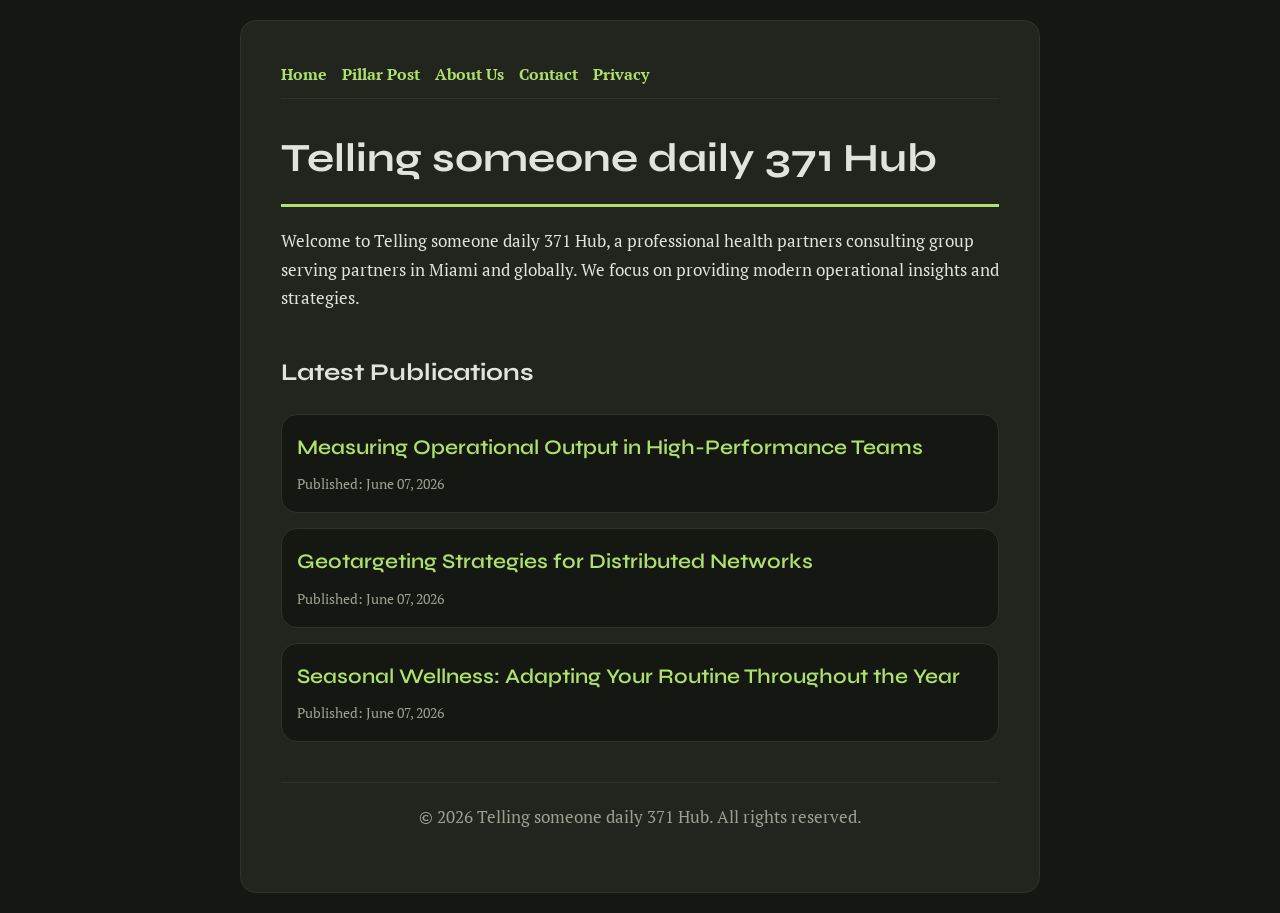
<file: index.html>
<!DOCTYPE html>
<html lang="en">
<head>
    <meta charset="UTF-8">
    <meta name="viewport" content="width=device-width, initial-scale=1.0">
    <title>Telling someone daily 371 Hub | Health Partners - Miami</title>
    <meta name="description" content="Welcome to Telling someone daily 371 Hub, a professional health partners consulting group serving partners in Miami and globally. We focus on providing modern operational insights and strategies.">
    <meta name="geo.region" content="US-FL" />
    <meta name="geo.placename" content="Miami" />
    <meta name="geo.position" content="25.7617;-80.1918" />
    <meta name="ICBM" content="25.7617, -80.1918" />
    <link rel="stylesheet" href="style.css">
    <script type="application/ld+json">
{
  "@context": "https://schema.org",
  "@type": "LocalBusiness",
  "name": "Telling someone daily 371 Hub",
  "url": "https://telling-someone-daily-371.github.io",
  "telephone": "+1-305-555-0177",
  "address": {
    "@type": "PostalAddress",
    "addressLocality": "Miami",
    "addressRegion": "FL",
    "postalCode": "33130",
    "addressCountry": "US"
  },
  "geo": {
    "@type": "GeoCoordinates",
    "latitude": 25.7617,
    "longitude": -80.1918
  }
}
</script>
</head>
<body>
    
        <div class="container" style="max-width: 800px;">
            <nav style="display: flex; gap: 15px; margin-bottom: 25px; border-bottom: 1px solid var(--border-color); padding-bottom: 10px; overflow-x: auto; flex-wrap: wrap;">
            <a href="index.html">Home</a>
            <a href="measuring-operational-output-in-high-performance-teams.html">Pillar Post</a>
            <a href="about.html">About Us</a>
            <a href="contact.html">Contact</a>
            <a href="privacy.html">Privacy</a>
        </nav>
            <h1>Telling someone daily 371 Hub</h1>
            <p>Welcome to Telling someone daily 371 Hub, a professional health partners consulting group serving partners in Miami and globally. We focus on providing modern operational insights and strategies.</p>
            <h2 style="margin-top: 40px;">Latest Publications</h2>
            <ul style="list-style-type: none; padding-left: 0;">
                <li style="background: var(--bg-color); padding: 15px; border-radius: var(--border-radius); border: 1px solid var(--border-color); margin-bottom: 15px;">
                <h3 style="margin-bottom: 5px; font-size: 1.3rem;"><a href="measuring-operational-output-in-high-performance-teams.html">Measuring Operational Output in High-Performance Teams</a></h3>
                <span style="font-size:0.85rem; color: var(--muted-text)">Published: June 07, 2026</span>
            </li>
<li style="background: var(--bg-color); padding: 15px; border-radius: var(--border-radius); border: 1px solid var(--border-color); margin-bottom: 15px;">
                <h3 style="margin-bottom: 5px; font-size: 1.3rem;"><a href="geotargeting-strategies-for-distributed-networks.html">Geotargeting Strategies for Distributed Networks</a></h3>
                <span style="font-size:0.85rem; color: var(--muted-text)">Published: June 07, 2026</span>
            </li>
<li style="background: var(--bg-color); padding: 15px; border-radius: var(--border-radius); border: 1px solid var(--border-color); margin-bottom: 15px;">
                <h3 style="margin-bottom: 5px; font-size: 1.3rem;"><a href="seasonal-wellness-adapting-your-routine-throughout-the-year.html">Seasonal Wellness: Adapting Your Routine Throughout the Year</a></h3>
                <span style="font-size:0.85rem; color: var(--muted-text)">Published: June 07, 2026</span>
            </li>

            </ul>
            <footer>
                <p>&copy; 2026 Telling someone daily 371 Hub. All rights reserved.</p>
            </footer>
        </div>
        
</body>
</html>
</file>
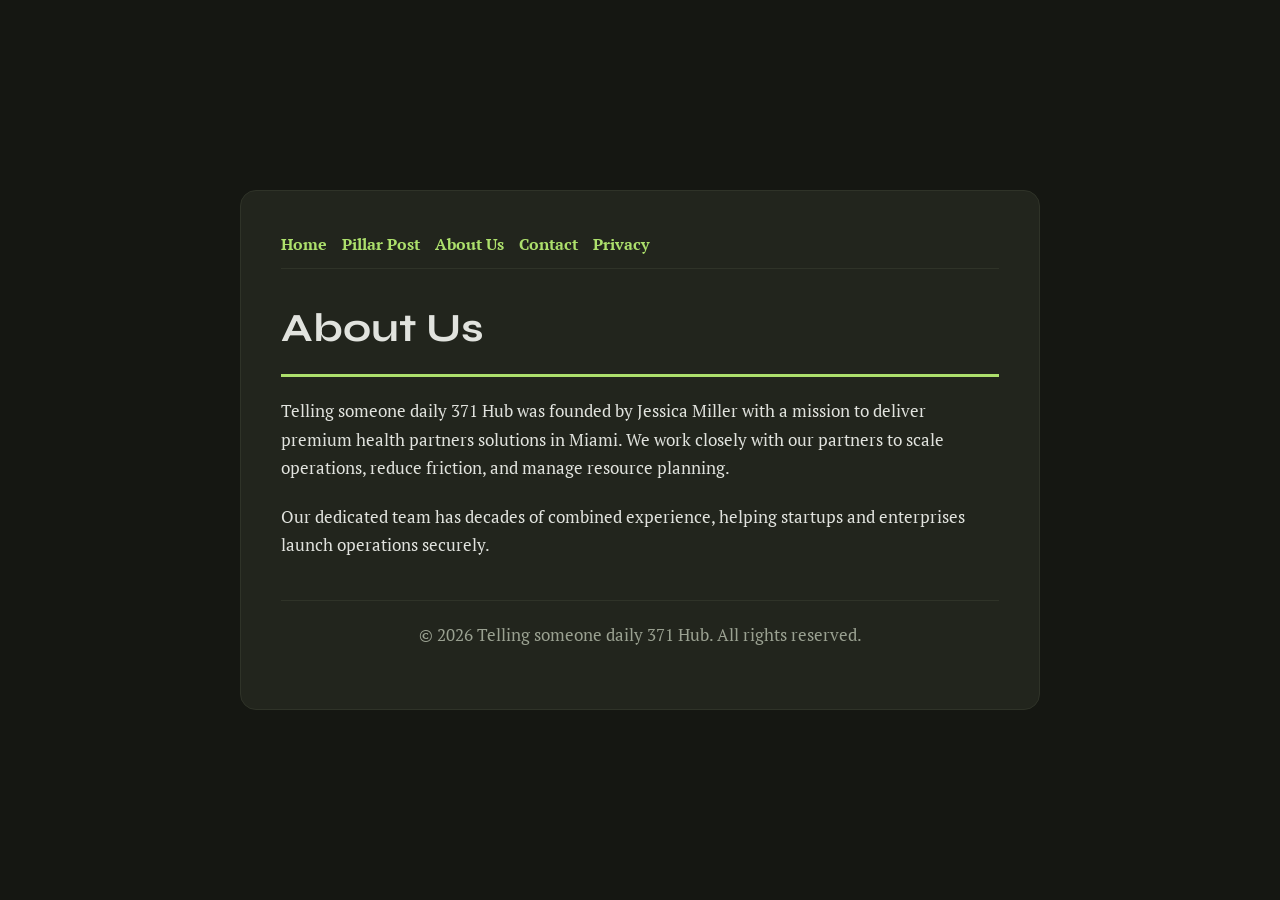
<file: about.html>
<!DOCTYPE html>
<html lang="en">
<head>
    <meta charset="UTF-8">
    <meta name="viewport" content="width=device-width, initial-scale=1.0">
    <title>About Us | Telling someone daily 371 Hub</title>
    <meta name="description" content="Telling someone daily 371 Hub was founded by Jessica Miller with a mission to deliver premium health partners solutions in Miami. We work closely with our partners to scale operations, reduce friction, and manage resource planning.">
    <meta name="geo.region" content="US-FL" />
    <meta name="geo.placename" content="Miami" />
    <meta name="geo.position" content="25.7617;-80.1918" />
    <meta name="ICBM" content="25.7617, -80.1918" />
    <link rel="stylesheet" href="style.css">
</head>
<body>
    
        <div class="container" style="max-width: 800px;">
            <nav style="display: flex; gap: 15px; margin-bottom: 25px; border-bottom: 1px solid var(--border-color); padding-bottom: 10px; overflow-x: auto; flex-wrap: wrap;">
            <a href="index.html">Home</a>
            <a href="measuring-operational-output-in-high-performance-teams.html">Pillar Post</a>
            <a href="about.html">About Us</a>
            <a href="contact.html">Contact</a>
            <a href="privacy.html">Privacy</a>
        </nav>
            <h1>About Us</h1>
            <p>Telling someone daily 371 Hub was founded by Jessica Miller with a mission to deliver premium health partners solutions in Miami. We work closely with our partners to scale operations, reduce friction, and manage resource planning.</p>
            <p>Our dedicated team has decades of combined experience, helping startups and enterprises launch operations securely.</p>
            <footer>
                <p>&copy; 2026 Telling someone daily 371 Hub. All rights reserved.</p>
            </footer>
        </div>
        
</body>
</html>
</file>
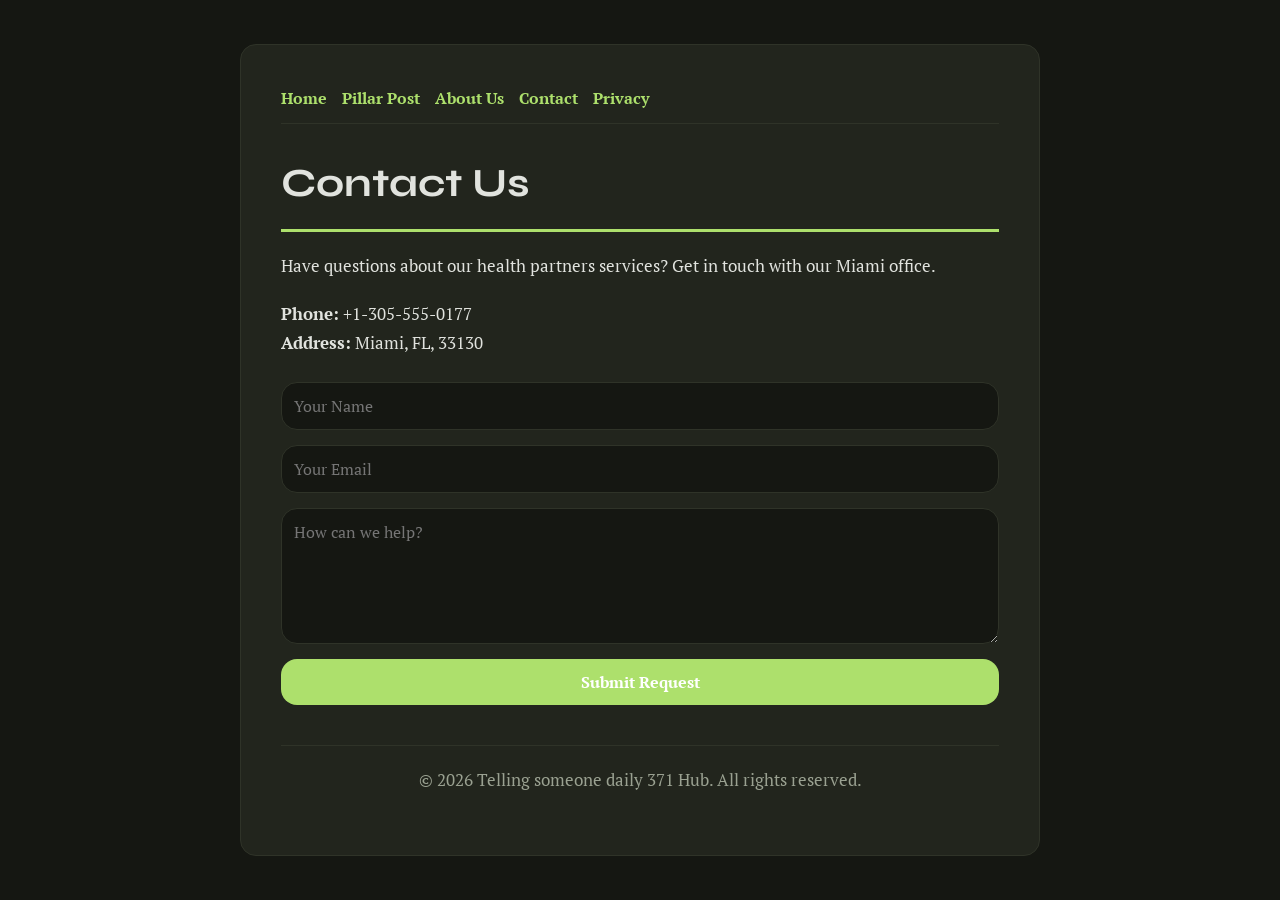
<file: contact.html>
<!DOCTYPE html>
<html lang="en">
<head>
    <meta charset="UTF-8">
    <meta name="viewport" content="width=device-width, initial-scale=1.0">
    <title>Contact Us | Telling someone daily 371 Hub</title>
    <meta name="description" content="Have questions about our health partners services? Get in touch with our Miami office.">
    <meta name="geo.region" content="US-FL" />
    <meta name="geo.placename" content="Miami" />
    <meta name="geo.position" content="25.7617;-80.1918" />
    <meta name="ICBM" content="25.7617, -80.1918" />
    <link rel="stylesheet" href="style.css">
</head>
<body>
    
        <div class="container" style="max-width: 800px;">
            <nav style="display: flex; gap: 15px; margin-bottom: 25px; border-bottom: 1px solid var(--border-color); padding-bottom: 10px; overflow-x: auto; flex-wrap: wrap;">
            <a href="index.html">Home</a>
            <a href="measuring-operational-output-in-high-performance-teams.html">Pillar Post</a>
            <a href="about.html">About Us</a>
            <a href="contact.html">Contact</a>
            <a href="privacy.html">Privacy</a>
        </nav>
            <h1>Contact Us</h1>
            <p>Have questions about our health partners services? Get in touch with our Miami office.</p>
            <p><strong>Phone:</strong> +1-305-555-0177<br><strong>Address:</strong> Miami, FL, 33130</p>
            <form action="https://formspree.io/f/placeholder" method="POST">
                <input type="text" name="name" placeholder="Your Name" required>
                <input type="email" name="email" placeholder="Your Email" required>
                <textarea name="message" placeholder="How can we help?" rows="5" required></textarea>
                <button type="submit">Submit Request</button>
            </form>
            <footer>
                <p>&copy; 2026 Telling someone daily 371 Hub. All rights reserved.</p>
            </footer>
        </div>
        
</body>
</html>
</file>
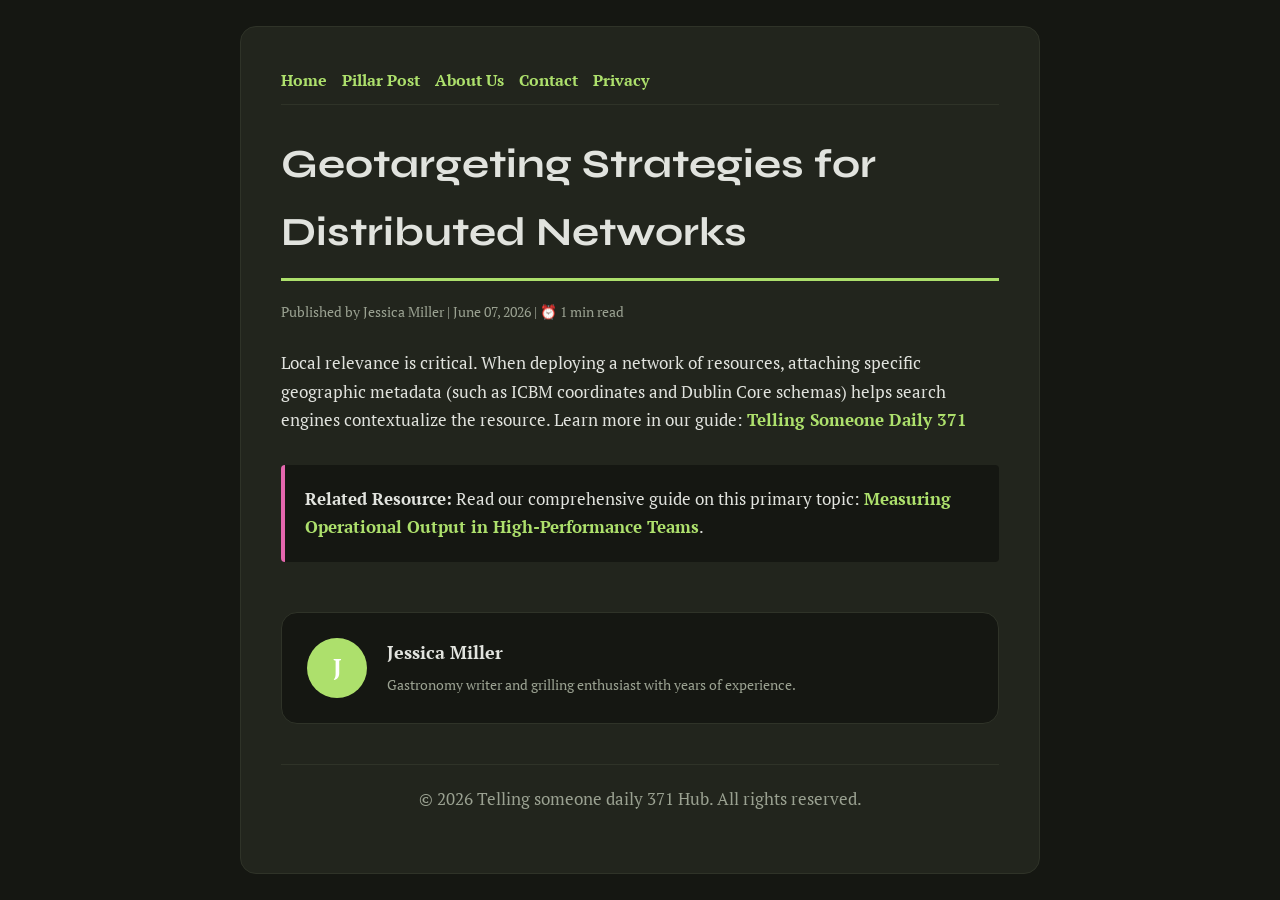
<file: geotargeting-strategies-for-distributed-networks.html>
<!DOCTYPE html>
<html lang="en">
<head>
    <meta charset="UTF-8">
    <meta name="viewport" content="width=device-width, initial-scale=1.0">
    <title>Geotargeting Strategies for Distributed Networks - Telling someone daily 371 Hub</title>
    <meta name="description" content="Geotargeting Strategies for Distributed Networks">
    <meta name="geo.region" content="US-FL" />
    <meta name="geo.placename" content="Miami" />
    <meta name="geo.position" content="25.7617;-80.1918" />
    <meta name="ICBM" content="25.7617, -80.1918" />
    <link rel="stylesheet" href="style.css">
</head>
<body>
    
            <div class="container" style="max-width: 800px;">
                <nav style="display: flex; gap: 15px; margin-bottom: 25px; border-bottom: 1px solid var(--border-color); padding-bottom: 10px; overflow-x: auto; flex-wrap: wrap;">
            <a href="index.html">Home</a>
            <a href="measuring-operational-output-in-high-performance-teams.html">Pillar Post</a>
            <a href="about.html">About Us</a>
            <a href="contact.html">Contact</a>
            <a href="privacy.html">Privacy</a>
        </nav>
                <h1>Geotargeting Strategies for Distributed Networks</h1>
                <div style="font-size:0.85rem; color: var(--muted-text); margin-bottom: 25px;">
                    Published by Jessica Miller | June 07, 2026 | ⏰ 1 min read
                </div>
                <article style="margin-top: 20px;">
                    <p>Local relevance is critical. When deploying a network of resources, attaching specific geographic metadata (such as ICBM coordinates and Dublin Core schemas) helps search engines contextualize the resource. Learn more in our guide: <a href="https://telling-someone-tips-834.pages.dev/effective-project-management-and-operational-efficiency.html">Telling Someone Daily 371</a></p>
                    <div class="link-resource" style="margin-top: 30px; padding: 20px; border-left: 4px solid var(--accent-color); background: var(--bg-color); border-radius: 4px;"><p style="margin: 0;"><strong>Related Resource:</strong> Read our comprehensive guide on this primary topic: <a href="measuring-operational-output-in-high-performance-teams.html">Measuring Operational Output in High-Performance Teams</a>.</p></div>
                </article>
                
            <div class="author-box" style="margin-top: 50px; padding: 25px; background: var(--bg-color); border: 1px solid var(--border-color); border-radius: var(--border-radius); display: flex; gap: 20px; align-items: center;">
                <div style="width: 60px; height: 60px; border-radius: 50%; background: var(--primary-color); display: flex; align-items: center; justify-content: center; color: white; font-weight: bold; font-size: 1.5rem;">J</div>
                <div>
                    <h4 style="margin-bottom: 5px; font-weight: bold; font-size: 1.1rem;">Jessica Miller</h4>
                    <p style="margin: 0; font-size: 0.9rem; color: var(--muted-text);">Gastronomy writer and grilling enthusiast with years of experience.</p>
                </div>
            </div>
            
                <footer>
                    <p>&copy; 2026 Telling someone daily 371 Hub. All rights reserved.</p>
                </footer>
            </div>
            
</body>
</html>
</file>
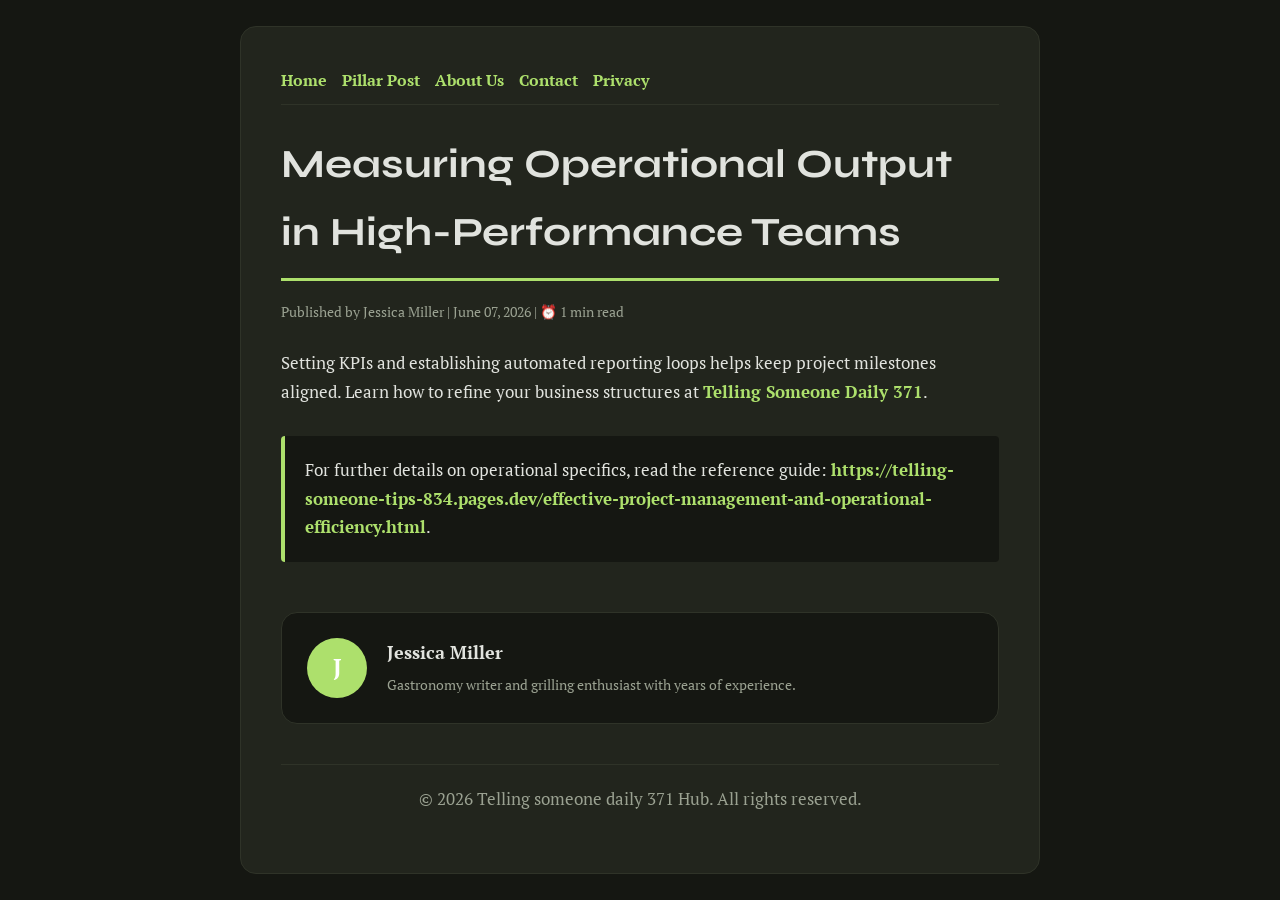
<file: measuring-operational-output-in-high-performance-teams.html>
<!DOCTYPE html>
<html lang="en">
<head>
    <meta charset="UTF-8">
    <meta name="viewport" content="width=device-width, initial-scale=1.0">
    <title>Measuring Operational Output in High-Performance Teams - Telling someone daily 371 Hub</title>
    <meta name="description" content="Measuring Operational Output in High-Performance Teams">
    <meta name="geo.region" content="US-FL" />
    <meta name="geo.placename" content="Miami" />
    <meta name="geo.position" content="25.7617;-80.1918" />
    <meta name="ICBM" content="25.7617, -80.1918" />
    <link rel="stylesheet" href="style.css">
</head>
<body>
    
            <div class="container" style="max-width: 800px;">
                <nav style="display: flex; gap: 15px; margin-bottom: 25px; border-bottom: 1px solid var(--border-color); padding-bottom: 10px; overflow-x: auto; flex-wrap: wrap;">
            <a href="index.html">Home</a>
            <a href="measuring-operational-output-in-high-performance-teams.html">Pillar Post</a>
            <a href="about.html">About Us</a>
            <a href="contact.html">Contact</a>
            <a href="privacy.html">Privacy</a>
        </nav>
                <h1>Measuring Operational Output in High-Performance Teams</h1>
                <div style="font-size:0.85rem; color: var(--muted-text); margin-bottom: 25px;">
                    Published by Jessica Miller | June 07, 2026 | ⏰ 1 min read
                </div>
                <article style="margin-top: 20px;">
                    <p>Setting KPIs and establishing automated reporting loops helps keep project milestones aligned. Learn how to refine your business structures at <a href="https://telling-someone-tips-834.pages.dev/effective-project-management-and-operational-efficiency.html">Telling Someone Daily 371</a>.</p>
                    <div class="link-resource" style="margin-top: 30px; padding: 20px; border-left: 4px solid var(--primary-color); background: var(--bg-color); border-radius: 4px;"><p style="margin: 0;">For further details on operational specifics, read the reference guide: <strong><a href="https://telling-someone-tips-834.pages.dev/effective-project-management-and-operational-efficiency.html">https://telling-someone-tips-834.pages.dev/effective-project-management-and-operational-efficiency.html</a></strong>.</p></div>
                </article>
                
            <div class="author-box" style="margin-top: 50px; padding: 25px; background: var(--bg-color); border: 1px solid var(--border-color); border-radius: var(--border-radius); display: flex; gap: 20px; align-items: center;">
                <div style="width: 60px; height: 60px; border-radius: 50%; background: var(--primary-color); display: flex; align-items: center; justify-content: center; color: white; font-weight: bold; font-size: 1.5rem;">J</div>
                <div>
                    <h4 style="margin-bottom: 5px; font-weight: bold; font-size: 1.1rem;">Jessica Miller</h4>
                    <p style="margin: 0; font-size: 0.9rem; color: var(--muted-text);">Gastronomy writer and grilling enthusiast with years of experience.</p>
                </div>
            </div>
            
                <footer>
                    <p>&copy; 2026 Telling someone daily 371 Hub. All rights reserved.</p>
                </footer>
            </div>
            
</body>
</html>
</file>
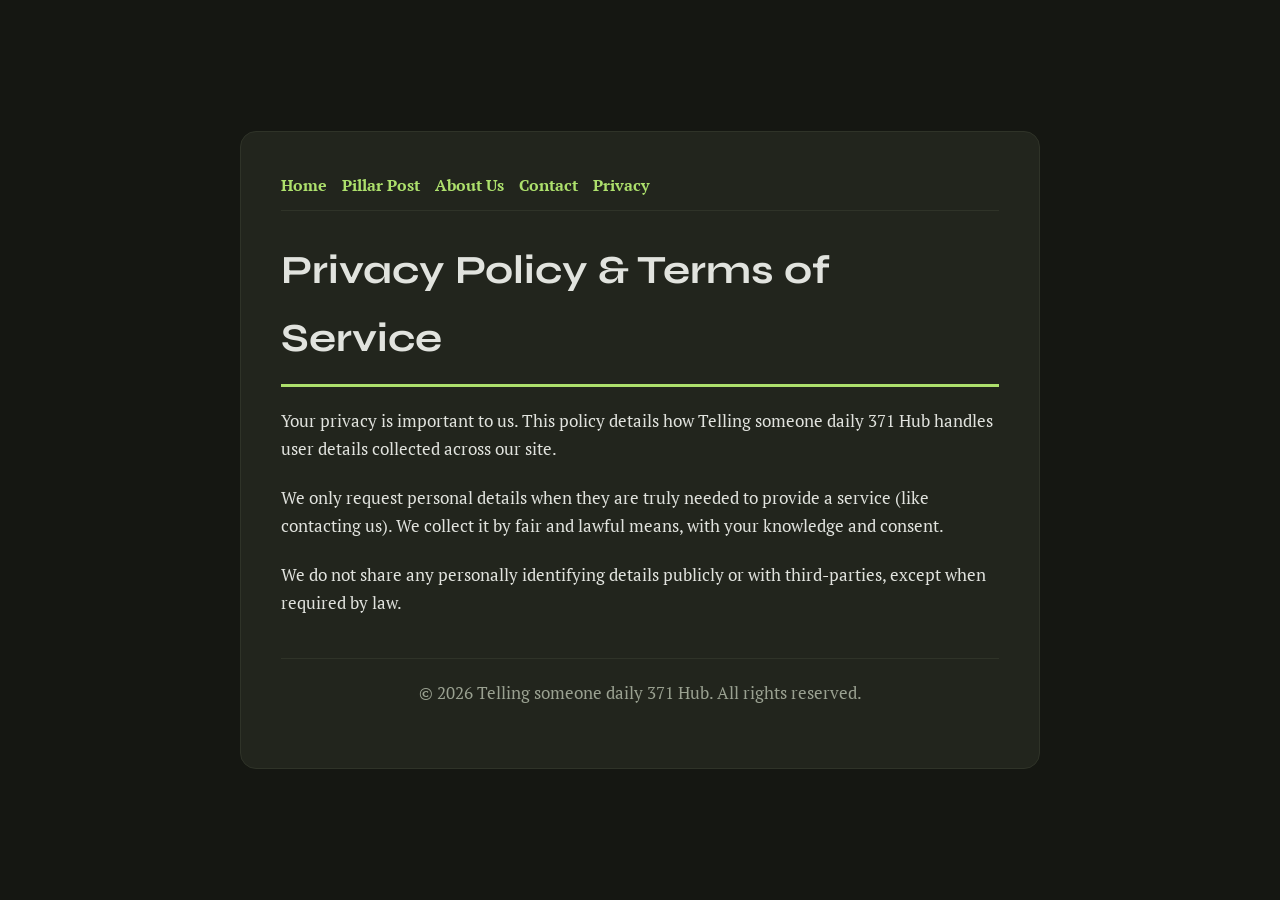
<file: privacy.html>
<!DOCTYPE html>
<html lang="en">
<head>
    <meta charset="UTF-8">
    <meta name="viewport" content="width=device-width, initial-scale=1.0">
    <title>Privacy Policy & Terms of Service - Telling someone daily 371 Hub</title>
    <meta name="description" content="Your privacy is important to us. This policy details how Telling someone daily 371 Hub handles user details collected across our site.">
    <meta name="geo.region" content="US-FL" />
    <meta name="geo.placename" content="Miami" />
    <meta name="geo.position" content="25.7617;-80.1918" />
    <meta name="ICBM" content="25.7617, -80.1918" />
    <link rel="stylesheet" href="style.css">
</head>
<body>
    
        <div class="container" style="max-width: 800px;">
            <nav style="display: flex; gap: 15px; margin-bottom: 25px; border-bottom: 1px solid var(--border-color); padding-bottom: 10px; overflow-x: auto; flex-wrap: wrap;">
            <a href="index.html">Home</a>
            <a href="measuring-operational-output-in-high-performance-teams.html">Pillar Post</a>
            <a href="about.html">About Us</a>
            <a href="contact.html">Contact</a>
            <a href="privacy.html">Privacy</a>
        </nav>
            <h1>Privacy Policy & Terms of Service</h1>
            <p>Your privacy is important to us. This policy details how Telling someone daily 371 Hub handles user details collected across our site.</p>
            <p>We only request personal details when they are truly needed to provide a service (like contacting us). We collect it by fair and lawful means, with your knowledge and consent.</p>
            <p>We do not share any personally identifying details publicly or with third-parties, except when required by law.</p>
            <footer>
                <p>&copy; 2026 Telling someone daily 371 Hub. All rights reserved.</p>
            </footer>
        </div>
        
</body>
</html>
</file>
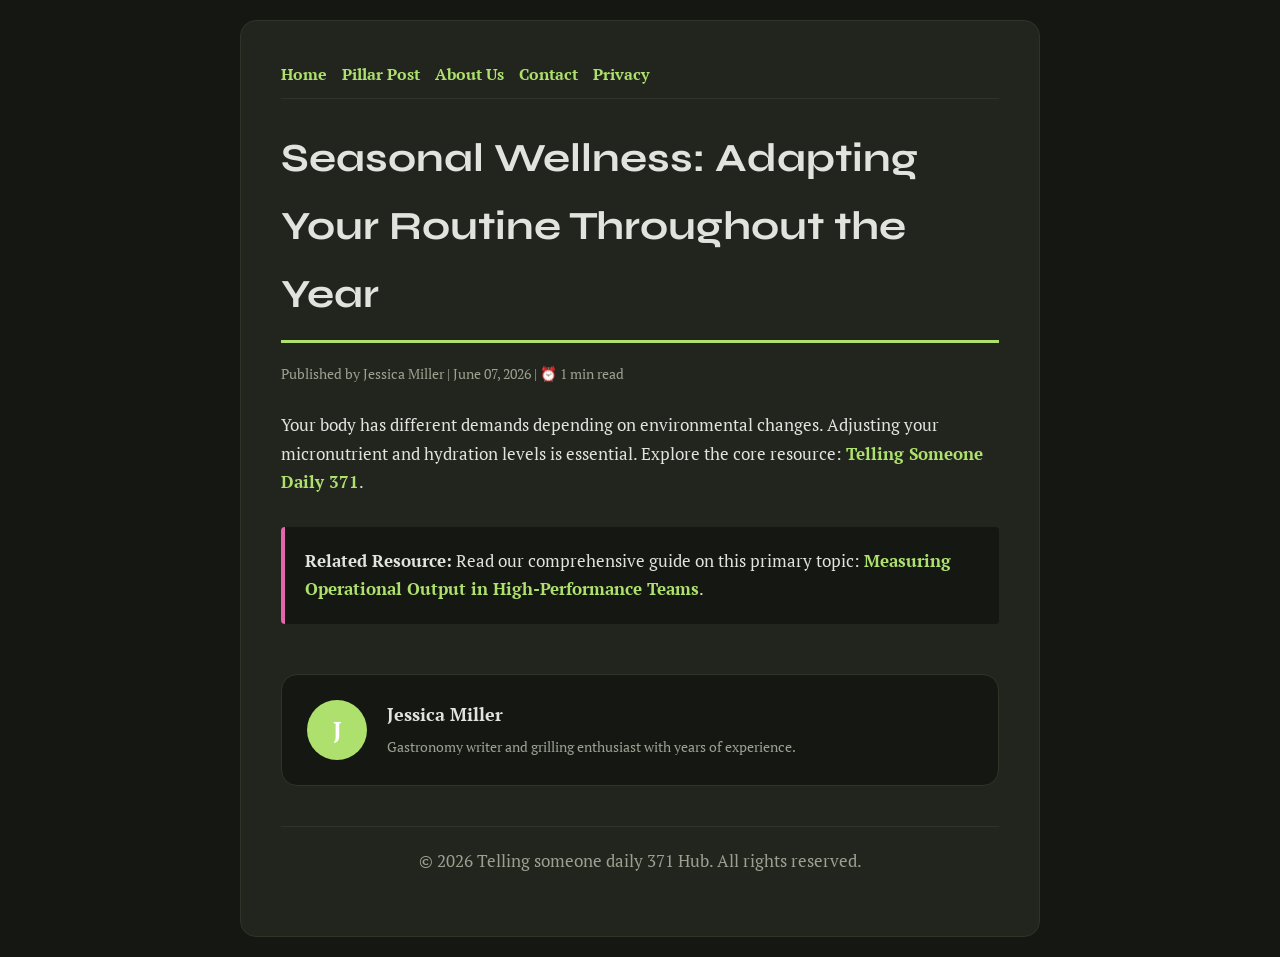
<file: seasonal-wellness-adapting-your-routine-throughout-the-year.html>
<!DOCTYPE html>
<html lang="en">
<head>
    <meta charset="UTF-8">
    <meta name="viewport" content="width=device-width, initial-scale=1.0">
    <title>Seasonal Wellness: Adapting Your Routine Throughout the Year - Telling someone daily 371 Hub</title>
    <meta name="description" content="Seasonal Wellness: Adapting Your Routine Throughout the Year">
    <meta name="geo.region" content="US-FL" />
    <meta name="geo.placename" content="Miami" />
    <meta name="geo.position" content="25.7617;-80.1918" />
    <meta name="ICBM" content="25.7617, -80.1918" />
    <link rel="stylesheet" href="style.css">
</head>
<body>
    
            <div class="container" style="max-width: 800px;">
                <nav style="display: flex; gap: 15px; margin-bottom: 25px; border-bottom: 1px solid var(--border-color); padding-bottom: 10px; overflow-x: auto; flex-wrap: wrap;">
            <a href="index.html">Home</a>
            <a href="measuring-operational-output-in-high-performance-teams.html">Pillar Post</a>
            <a href="about.html">About Us</a>
            <a href="contact.html">Contact</a>
            <a href="privacy.html">Privacy</a>
        </nav>
                <h1>Seasonal Wellness: Adapting Your Routine Throughout the Year</h1>
                <div style="font-size:0.85rem; color: var(--muted-text); margin-bottom: 25px;">
                    Published by Jessica Miller | June 07, 2026 | ⏰ 1 min read
                </div>
                <article style="margin-top: 20px;">
                    <p>Your body has different demands depending on environmental changes. Adjusting your micronutrient and hydration levels is essential. Explore the core resource: <a href="https://telling-someone-tips-834.pages.dev/effective-project-management-and-operational-efficiency.html">Telling Someone Daily 371</a>.</p>
                    <div class="link-resource" style="margin-top: 30px; padding: 20px; border-left: 4px solid var(--accent-color); background: var(--bg-color); border-radius: 4px;"><p style="margin: 0;"><strong>Related Resource:</strong> Read our comprehensive guide on this primary topic: <a href="measuring-operational-output-in-high-performance-teams.html">Measuring Operational Output in High-Performance Teams</a>.</p></div>
                </article>
                
            <div class="author-box" style="margin-top: 50px; padding: 25px; background: var(--bg-color); border: 1px solid var(--border-color); border-radius: var(--border-radius); display: flex; gap: 20px; align-items: center;">
                <div style="width: 60px; height: 60px; border-radius: 50%; background: var(--primary-color); display: flex; align-items: center; justify-content: center; color: white; font-weight: bold; font-size: 1.5rem;">J</div>
                <div>
                    <h4 style="margin-bottom: 5px; font-weight: bold; font-size: 1.1rem;">Jessica Miller</h4>
                    <p style="margin: 0; font-size: 0.9rem; color: var(--muted-text);">Gastronomy writer and grilling enthusiast with years of experience.</p>
                </div>
            </div>
            
                <footer>
                    <p>&copy; 2026 Telling someone daily 371 Hub. All rights reserved.</p>
                </footer>
            </div>
            
</body>
</html>
</file>
<file: style.css>
@import url('https://fonts.googleapis.com/css2?family=Syne:wght@700&family=PT+Serif:wght@400;600&display=swap');

:root {
    --bg-color: hsl(86, 12%, 8%);
    --card-bg: hsl(86, 12%, 13%);
    --text-color: hsl(86, 8%, 88%);
    --muted-text: hsl(86, 8%, 60%);
    --primary-color: hsl(86, 65%, 65%);
    --accent-color: hsl(326, 70%, 65%);
    --border-color: hsl(86, 12%, 18%);
    --border-radius: 16px;
    --shadow: none;
    --font-headline: 'Syne', sans-serif;
    --font-body: 'PT Serif', sans-serif;
}

* {
    box-sizing: border-box;
    margin: 0;
    padding: 0;
}

body {
    background-color: var(--bg-color);
    color: var(--text-color);
    font-family: var(--font-body);
    line-height: 1.7;
    padding: 20px;
    display: flex;
    justify-content: center;
    min-height: 100vh;
}

a {
    color: var(--primary-color);
    text-decoration: none;
    font-weight: 600;
    transition: color 0.2s ease;
}

a:hover {
    color: var(--accent-color);
    text-decoration: underline;
}

.container {
    width: 100%;
    max-width: 900px;
    background: var(--card-bg);
    border: 1px solid var(--border-color);
    border-radius: var(--border-radius);
    padding: 40px;
    box-shadow: var(--shadow);
    margin: auto;
}

h1, h2, h3 {
    font-family: var(--font-headline);
    margin-bottom: 20px;
    color: var(--text-color);
}

h1 {
    font-size: 2.5rem;
    border-bottom: 3px solid var(--primary-color);
    padding-bottom: 12px;
}

p {
    margin-bottom: 20px;
    font-size: 1.05rem;
}

ul {
    margin-bottom: 20px;
    padding-left: 20px;
}

li {
    margin-bottom: 8px;
}

form {
    display: flex;
    flex-direction: column;
    gap: 15px;
    margin-top: 25px;
}

input, textarea, button {
    padding: 12px;
    border: 1px solid var(--border-color);
    border-radius: var(--border-radius);
    font-family: var(--font-body);
    font-size: 1rem;
    background: var(--bg-color);
    color: var(--text-color);
}

button {
    background: var(--primary-color);
    color: white;
    font-weight: 600;
    border: none;
    cursor: pointer;
    transition: background 0.2s ease;
}

button:hover {
    background: var(--accent-color);
}

footer {
    margin-top: 40px;
    border-top: 1px solid var(--border-color);
    padding-top: 20px;
    font-size: 0.9rem;
    color: var(--muted-text);
    text-align: center;
}
</file>
